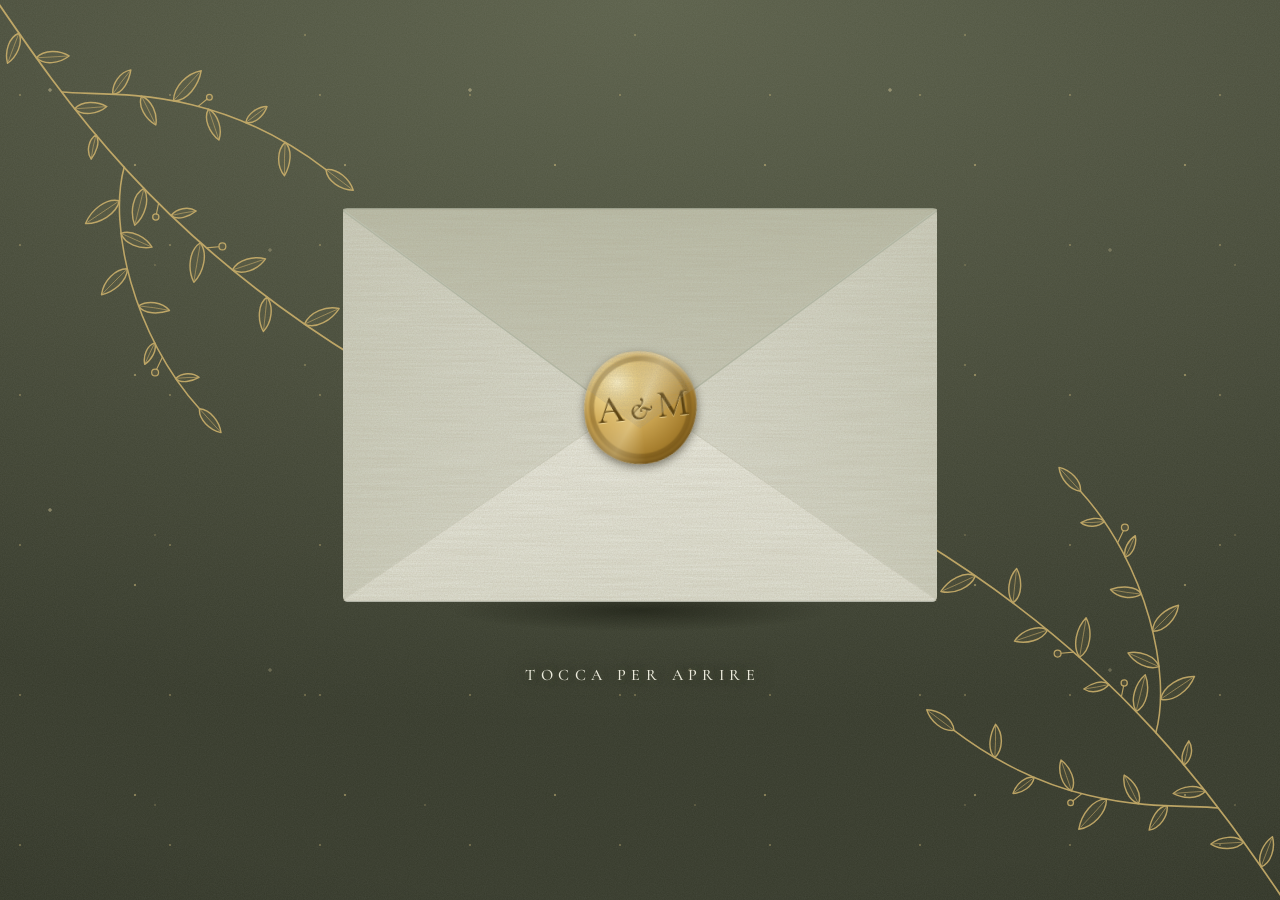
<file: invito.html>
<!DOCTYPE html>
<html lang="it">
<head>
  <meta charset="UTF-8">
  <meta name="viewport" content="width=device-width, initial-scale=1, viewport-fit=cover">
  <title>Alice &amp; Mirko · 1° giugno 2027</title>
  <meta name="description" content="Siete cordialmente invitati a celebrare il matrimonio di Alice e Mirko. Martedì 1° giugno 2027 alle 16.30.">
  <meta name="robots" content="noindex, nofollow">
  <meta name="theme-color" content="#474b39">
  <meta property="og:site_name" content="Alice &amp; Mirko">
  <meta property="og:locale" content="it_IT">
  <meta property="og:type" content="website">
  <meta property="og:url" content="https://www.alice-e-mirko.org/invito">
  <meta property="og:title" content="Alice &amp; Mirko · 1° giugno 2027">
  <meta property="og:description" content="Siete cordialmente invitati a celebrare il nostro matrimonio. Martedì 1° giugno 2027 alle 16.30, Belvedere Monferrato.">
  <meta property="og:image" content="https://www.alice-e-mirko.org/assets/img/share.jpg">
  <meta property="og:image:secure_url" content="https://www.alice-e-mirko.org/assets/img/share.jpg">
  <meta property="og:image:type" content="image/jpeg">
  <meta property="og:image:width" content="1200">
  <meta property="og:image:height" content="630">
  <meta property="og:image:alt" content="Una busta chiusa con sigillo dorato A &amp; M">
  <meta name="twitter:card" content="summary_large_image">
  <link rel="icon" href="data:image/svg+xml,%3Csvg xmlns='http://www.w3.org/2000/svg' viewBox='0 0 64 64'%3E%3Ccircle cx='32' cy='32' r='30' fill='%23747857'/%3E%3Ctext x='32' y='41' text-anchor='middle' font-family='Georgia,serif' font-style='italic' font-size='24' fill='%23f1efe0'%3EA%26amp;M%3C/text%3E%3C/svg%3E">
  <script>document.documentElement.className = 'js intro-active';</script>
  <link rel="preconnect" href="https://fonts.googleapis.com">
  <link rel="preconnect" href="https://fonts.gstatic.com" crossorigin>
  <link href="https://fonts.googleapis.com/css2?family=Cormorant+Garamond:ital,wght@0,400;0,500;0,600;1,500&amp;family=Mrs+Saint+Delafield&amp;display=swap" rel="stylesheet">
  <link rel="stylesheet" href="assets/style.css?v=26">
</head>
<body>

  <div class="glow" aria-hidden="true"></div>
  <div class="flora" aria-hidden="true"><i></i><i></i></div>
  <div class="dust" aria-hidden="true"></div>

  <div class="intro" id="intro">
    <div class="stage" id="stage">
      <div class="env-rig" id="rig">
      <div class="env-face">
      <div class="env env-under" aria-hidden="true">
        <span class="env-shadow"></span>
        <span class="env-back"></span>
        <span class="flap flap-in">
          <svg viewBox="0 0 300 111" preserveAspectRatio="none">
            <defs>
              <pattern id="liner" width="7.500" height="10" patternUnits="userSpaceOnUse"><rect width="7.500" height="10" fill="#fdfaf5"/><rect x="1.650" width="4.200" height="10" fill="#cbcdb8"/></pattern>
              <linearGradient id="gl" x1="0" y1="1" x2="0" y2="0"><stop offset="0" stop-color="#2b2e1d" stop-opacity=".28"/><stop offset=".5" stop-color="#2b2e1d" stop-opacity="0"/></linearGradient>
            </defs>
            <path d="M2 111 H298 Q301 111 298.500 109 L155 3.500 Q150 0 145 3.500 L1.500 109 Q-1 111 2 111Z" fill="#c9ccbc"/>
            <path d="M14 108 H286 L153.500 11 Q150 8.500 146.500 11Z" fill="url(#liner)"/>
            <path d="M14 108 H286 L153.500 11 Q150 8.500 146.500 11Z" fill="url(#gl)"/>
          </svg>
        </span>
      </div>
      <button class="env env-over" id="envelope" type="button" aria-label="Apri l’invito di Alice e Mirko">
        <span class="env-front-wrap" aria-hidden="true">
          <svg class="env-front" viewBox="0 0 300 198" preserveAspectRatio="none">
            <defs>
              <linearGradient id="gs" x1="0" x2="1"><stop offset="0" stop-color="#d0d3c4"/><stop offset="1" stop-color="#e1e3d8"/></linearGradient>
              <linearGradient id="gr" x1="1" x2="0"><stop offset="0" stop-color="#d0d3c4"/><stop offset="1" stop-color="#e1e3d8"/></linearGradient>
              <linearGradient id="gb" x1="0" y1="0" x2="0" y2="1"><stop offset="0" stop-color="#f1f2e9"/><stop offset="1" stop-color="#e2e4d8"/></linearGradient>
            </defs>
            <path d="M0 2 Q0 0 2 1 L150 104 L2 197 Q0 198 0 196Z" fill="url(#gs)"/>
            <path d="M300 2 Q300 0 298 1 L150 104 L298 197 Q300 198 300 196Z" fill="url(#gr)"/>
            <path d="M2 198 Q0 198 1.500 196.500 L146 97 Q150 94.500 154 97 L298.500 196.500 Q300 198 298 198Z" fill="url(#gb)" stroke="#d6d8cb" stroke-width=".6"/>
          </svg>
        </span>
        <span class="flap flap-out" aria-hidden="true">
          <svg viewBox="0 0 300 111" preserveAspectRatio="none">
            <defs><linearGradient id="gf" x1="0" y1="0" x2="0" y2="1"><stop offset="0" stop-color="#bdc1ae"/><stop offset="1" stop-color="#cdd0c1"/></linearGradient></defs>
            <path d="M2 0 H298 Q301 0 298.500 2 L155 107.500 Q150 111 145 107.500 L1.500 2 Q-1 0 2 0Z" fill="url(#gf)" stroke="#b2b6a3" stroke-width=".7"/>
          </svg>
          <span class="seal"><span class="mark"><b>A</b><i>&amp;</i><b>M</b></span></span>
        </span>
      </button>
      </div>
      <div class="env env-rear" aria-hidden="true"><span class="env-shadow"></span><span class="rear-paper"><span class="rear-mark"><span class="mark"><b>A</b><i>&amp;</i><b>M</b></span></span></span></div>
      </div>
    </div>
    <p class="hint" aria-hidden="true">Tocca per aprire</p>
  </div>

  <main class="book" id="book">
    <section class="sheet p-invite" aria-label="Invito" data-title="Invito">
      <div class="card"><div class="frame"><div class="panel"><div class="panel-in">
        <p class="lead">Siete cordialmente invitati a<br>celebrare il matrimonio di</p>
        <h1 class="names"><span>Alice</span><em>e</em><span>Mirko</span></h1>
        <p class="when"><span>Martedì</span><strong>1° Giugno</strong><span>alle 16.30</span></p>
        <p class="where">Belvedere Monferrato - Cà Molignano 1<br>Relais and Wellness, Vignale monferrato (AL)</p>
        <p class="after">Cena e musica a seguire</p>
      </div></div></div></div>
      <div class="reverse" aria-hidden="true"><div class="card"><div class="frame"><div class="panel"><span class="back-mark"><span class="mark"><b>A</b><i>&amp;</i><b>M</b></span></span></div></div></div></div>
    </section>
    <section class="sheet p-dress" aria-label="Dress code" data-title="Dress code">
      <div class="card"><div class="frame"><div class="panel"><div class="panel-in">
        <img class="flourish" src="assets/img/flourish.webp" width="297" height="113" alt="">
        <h2 class="title">Dress code</h2>
        <div class="rule " aria-hidden="true"><i></i></div>
        <h3 class="sub">Per le ragazze</h3>
        <p class="it" style="margin-top:calc(1.6 * var(--u))">Vi invitiamo a indossare abiti<br>nei seguenti toni e ispirazioni</p>
        <ul class="tones" aria-hidden="true"><li style="--c:#ecd4ac"></li><li style="--c:#c5af97"></li><li style="--c:#a9ab93"></li><li style="--c:#474315"></li><li style="--c:#613123"></li><li style="--c:#142141"></li><li style="--c:#312d2c"></li></ul>
        <p class="tone-names"><span>Beige antico</span> <span>Beige</span><br class="m"> <span class="m-start">Verde salvia</span><br class="d"> <span class="d-start">Verdone</span><br class="m"> <span class="m-start">Marrone</span> <span>Blu scuro</span> <span>Nero</span></p>
        <img class="dresses" src="assets/img/dresses.webp" width="1289" height="490" alt="Sette abiti lunghi da sera nei toni indicati: beige antico, beige, verde salvia, verdone, marrone, blu scuro e nero">
        <div class="rule rule--wide" aria-hidden="true"><i></i></div>
        <h3 class="sub">Per i ragazzi</h3>
        <p class="it" style="margin-top:calc(1.2 * var(--u))">Dress code elegante</p>
        <div class="gents">
          <img src="assets/img/suit.webp" width="341" height="426" alt="Giacca scura con camicia chiara e cravatta">
          <p class="it">Abito elegante nei toni del blu,<br>grigio, marrone e nero.<br>Camicia chiara,<br class="m"> cravatta facoltativa<br>scarpe eleganti.</p>
          <div class="gents-kit">
            <img src="assets/img/swatches.webp" width="536" height="164" alt="Campioni di tessuto blu, grigio, marrone e nero">
            <img src="assets/img/accessories.webp" width="536" height="140" alt="Scarpa elegante, cintura e orologio">
          </div>
        </div>
        <svg class="heart" viewBox="0 0 24 22" aria-hidden="true"><path d="M12 21.5C5.5 16.6 1 12.7 1 7.6 1 4 3.8 1.5 7 1.5c2 0 3.8 1 5 2.7 1.2-1.7 3-2.7 5-2.7 3.2 0 6 2.5 6 6.1 0 5.1-4.500 9-11 13.900z"/></svg>
        <p class="it">Vi ringraziamo per contribuire a rendere<br>il nostro giorno ancora più speciale.</p>
        <p class="sign"><b>ALICE &amp; MIRKO</b><span>1° giugno 2027</span></p>
      </div></div></div></div>
      <div class="reverse" aria-hidden="true"><div class="card"><div class="frame"><div class="panel"><span class="back-mark"><span class="mark"><b>A</b><i>&amp;</i><b>M</b></span></span></div></div></div></div>
    </section>
    <section class="sheet p-timeline" aria-label="Timeline" data-title="Timeline">
      <div class="card"><div class="frame"><div class="panel"><div class="panel-in">
        <img class="flourish" src="assets/img/flourish.webp" width="297" height="113" alt="">
        <h2 class="title title--wide">Timeline</h2>
        <div class="rule " aria-hidden="true"><i></i></div>
        <p class="it">Una giornata da vivere insieme</p>
        <ol class="tl">
          <li>
            <time datetime="2027-06-01T16:30"><i class="it">Ore</i><b>16.30</b></time>
            <img class="ico" src="assets/img/t1.webp" width="150" height="150" alt="">
            <div class="what"><h3>Arrivo ospiti</h3><p class="it">Accoglienza leggera con acqua di benvenuto aromatizzata.</p></div>
          </li>
          <li>
            <time datetime="2027-06-01T17:00"><i class="it">Ore</i><b>17.00</b></time>
            <img class="ico" src="assets/img/t2.webp" width="152" height="152" alt="">
            <div class="what"><h3>Cerimonia simbolica<br>all’aperto</h3><p class="it">Nell’atrio della struttura o dal gazebo. Scambio degli anelli e promesse.</p></div>
          </li>
          <li>
            <time datetime="2027-06-01T18:30"><i class="it">Ore</i><b>18.30</b></time>
            <img class="ico" src="assets/img/t3.webp" width="150" height="150" alt="">
            <div class="what"><h3>Aperitivo &amp; antipasti<br>a isole</h3><p class="it">Aperitivo a isole e inizio del sottofondo musicale.<img src="assets/img/note.webp" width="52" height="54" alt=""></p></div>
          </li>
          <li>
            <time datetime="2027-06-01T19:30"><i class="it">Ore</i><b>19.30</b></time>
            <img class="ico" src="assets/img/t4.webp" width="152" height="152" alt="">
            <div class="what"><h3>Cena servita<br>ai tavoli</h3><p class="it">Cena servita all’interno della struttura (2 portate).</p></div>
          </li>
          <li>
            <time datetime="2027-06-01T21:30"><i class="it">Ore</i><b>21.30</b></time>
            <img class="ico" src="assets/img/t5.webp" width="150" height="150" alt="">
            <div class="what"><h3>Taglio della torta&nbsp;&amp;&nbsp;ballo</h3><p class="it">Parte il DJ set e si apre l’open&nbsp;bar.<img src="assets/img/notes_cocktail.webp" width="96" height="60" alt=""></p></div>
          </li>
        </ol>
        <div class="rule rule--wide" aria-hidden="true"><i></i></div>
        <div class="rsvp">
          <img src="assets/img/envelope.webp" width="65" height="38" alt="">
          <p>Vi chiediamo gentilmente di<br>confermare la vostra presenza</p>
          <p>entro il <b>15 gennaio 2027</b></p>
        </div>
        <svg class="heart" viewBox="0 0 24 22" aria-hidden="true"><path d="M12 21.5C5.5 16.6 1 12.7 1 7.6 1 4 3.8 1.5 7 1.5c2 0 3.8 1 5 2.7 1.2-1.7 3-2.7 5-2.7 3.2 0 6 2.5 6 6.1 0 5.1-4.500 9-11 13.900z"/></svg>
        <p class="sign"><b>ALICE &amp; MIRKO</b><span>1° giugno 2027</span></p>
      </div></div></div></div>
      <div class="reverse" aria-hidden="true"><div class="card"><div class="frame"><div class="panel"><span class="back-mark"><span class="mark"><b>A</b><i>&amp;</i><b>M</b></span></span></div></div></div></div>
    </section>
    <section class="sheet p-rsvp" aria-label="Conferma" data-title="Conferma" data-umax="0.72">
      <div class="card"><div class="frame"><div class="panel"><div class="panel-in">
        <img class="flourish" src="assets/img/flourish.webp" width="297" height="113" alt="">
        <h2 class="title title--long">Ci sarete?</h2>
        <div class="rule " aria-hidden="true"><i></i></div>
        <h3 class="sub">Confermate la vostra presenza</h3>
        <p class="it">Vi chiediamo gentilmente di rispondere<br>entro il <b class="up">15 gennaio 2027</b></p>
        <div class="answers"><a class="answer answer--yes" href="https://wa.me/393480507517?text=Ciao%20Alice%21%20Confermo%20con%20gioia%20la%20mia%20presenza%20al%20vostro%20matrimonio%20del%201%C2%B0%20giugno%202027.%20Ci%20sono%21" target="_blank" rel="noopener">Ci sono</a><a class="answer " href="https://wa.me/393480507517?text=Ciao%20Alice%21%20Purtroppo%20non%20potr%C3%B2%20esserci%20al%20vostro%20matrimonio%20del%201%C2%B0%20giugno%202027.%20Vi%20penser%C3%B2%20con%20tanto%20affetto." target="_blank" rel="noopener">Non ci sono</a></div>
        <p class="it note">Si aprirà WhatsApp con il messaggio già scritto:<br>basta premere invia.</p>
        <div class="rule rule--wide" aria-hidden="true"><i></i></div>
        <h3 class="sub">Il vostro regalo</h3>
        <p class="it">La vostra presenza è il dono più bello.<br>Se desiderate farci un pensiero, potete contribuire al nostro futuro insieme:</p>
        <div class="iban"><p class="iban-box"><b class="iban-code">IT17 W036 6901 6000 6701 2115 204</b><span class="iban-holder">Intestato ad Alice Boero</span></p><button class="copy" type="button" data-copy="IT17W0366901600067012115204" data-done="IBAN copiato"><svg class="i i-copy" viewBox="0 0 24 24" aria-hidden="true"><rect x="8.5" y="8.5" width="11" height="12" rx="1.5"/><path d="M15.5 8.5V5a1.5 1.5 0 0 0-1.5-1.5H6A1.5 1.5 0 0 0 4.5 5v10A1.5 1.5 0 0 0 6 16.5h2.5"/></svg><svg class="i i-done" viewBox="0 0 24 24" aria-hidden="true"><path d="M5 12.5l4.5 4.5L19 7.5"/></svg><span>Copia IBAN</span></button></div>
        <svg class="heart" viewBox="0 0 24 22" aria-hidden="true"><path d="M12 21.5C5.5 16.6 1 12.7 1 7.6 1 4 3.8 1.5 7 1.5c2 0 3.8 1 5 2.7 1.2-1.7 3-2.7 5-2.7 3.2 0 6 2.5 6 6.1 0 5.1-4.500 9-11 13.900z"/></svg>
        <p class="sign"><b>ALICE &amp; MIRKO</b><span>1° giugno 2027</span></p>
      </div></div></div></div>
      <div class="reverse" aria-hidden="true"><div class="card"><div class="frame"><div class="panel"><span class="back-mark"><span class="mark"><b>A</b><i>&amp;</i><b>M</b></span></span></div></div></div></div>
    </section>
    <div class="verso" id="verso" aria-hidden="true"><div class="card"><div class="frame"><div class="panel"><span class="back-mark"><span class="mark"><b>A</b><i>&amp;</i><b>M</b></span></span></div></div></div></div>
  </main>

  <nav class="pager" id="pager" aria-label="Pagine dell’invito">
    <button class="pg pg-prev" type="button" aria-label="Pagina precedente"><svg viewBox="0 0 24 24" fill="none" stroke="currentColor" stroke-width="1.500" stroke-linecap="round" stroke-linejoin="round" aria-hidden="true"><path d="M14.500 5l-7 7 7 7"/></svg></button>
    <div class="pips" id="pips" aria-hidden="true"></div>
    <button class="pg pg-next" type="button" aria-label="Pagina successiva"><svg viewBox="0 0 24 24" fill="none" stroke="currentColor" stroke-width="1.500" stroke-linecap="round" stroke-linejoin="round" aria-hidden="true"><path d="M9.500 5l7 7-7 7"/></svg></button>
  </nav>
  <p class="visually-hidden" id="status" aria-live="polite"></p>

  <script src="assets/app.js?v=19"></script>
</body>
</html>
</file>
<file: assets/style.css>
/* Alice & Mirko — 1° giugno 2027 */

:root {
  --ground: #474b39;
  --ground-deep: #363a2b;
  --ground-lit: #5b604a;
  --stripe: #cbcdb8;
  --stripe-bg: #fdfaf5;
  --paper: #f7f4ed;
  --line: #858666;
  --ink: #3a3129;
  --taupe: #756a5b;
  --gold: #b9a785;
  --heart: #a39a79;
  --serif: "Cormorant Garamond", "Cormorant", Garamond, "Times New Roman", serif;
  --script: "Mrs Saint Delafield", "Snell Roundhand", "Apple Chancery", cursive;
  --grain: url("data:image/svg+xml,%3Csvg xmlns='http://www.w3.org/2000/svg' width='200' height='200'%3E%3Cfilter id='g'%3E%3CfeTurbulence type='fractalNoise' baseFrequency='.75' numOctaves='3' stitchTiles='stitch'/%3E%3CfeColorMatrix values='0 0 0 0 .36  0 0 0 0 .31  0 0 0 0 .2  0 0 0 .3 0'/%3E%3C/filter%3E%3Crect width='200' height='200' filter='url(%23g)'/%3E%3C/svg%3E"), url("data:image/svg+xml,%3Csvg xmlns='http://www.w3.org/2000/svg' width='320' height='320'%3E%3Cfilter id='f'%3E%3CfeTurbulence type='fractalNoise' baseFrequency='.012 .55' numOctaves='2' seed='4' stitchTiles='stitch'/%3E%3CfeColorMatrix values='0 0 0 0 .38  0 0 0 0 .33  0 0 0 0 .22  0 0 0 .24 -.03'/%3E%3C/filter%3E%3Crect width='320' height='320' filter='url(%23f)'/%3E%3C/svg%3E");
  --gold-foil: linear-gradient(100deg, #9c7a33 0%, #c4a153 25%, #dcc078 50%, #c4a153 75%, #9c7a33 100%);
  --ease-out: cubic-bezier(0.23, 1, 0.32, 1);
  --ease-in-out: cubic-bezier(0.77, 0, 0.175, 1);
  /* size unit for a page's contents: 1cqw is full size; pages that hold more use a smaller unit */
  --ua: 1cqw;
  --ub: 0.6cqw;
  /* readable floors for small text, as a share of the card width; images and spacing give way first */
  --fb: 2.45cqw;
  --fc: 2.05cqw;
  --card-shadow:
    0 1px 0 rgba(255, 255, 255, 0.35) inset,
    0 2px 4px rgba(20, 22, 12, 0.25),
    0 18px 40px -12px rgba(20, 22, 12, 0.55),
    0 40px 80px -30px rgba(20, 22, 12, 0.5);
}

*, *::before, *::after { box-sizing: border-box; }

html { -webkit-text-size-adjust: 100%; text-size-adjust: 100%; }
/* a fixed card, not a web page: no text selection, no long-press menus, no dragging pictures, no rubber-band scroll */
.js, .js body { height: 100%; overflow: hidden; overscroll-behavior: none; }
.js body { -webkit-user-select: none; user-select: none; -webkit-touch-callout: none; }
img, svg { -webkit-user-drag: none; }
html, body { overflow-x: hidden; overflow-x: clip; }

body {
  margin: 0;
  min-height: 100vh;
  min-height: 100svh;
  background-color: var(--ground);
  background-image:
    url("data:image/svg+xml,%3Csvg xmlns='http://www.w3.org/2000/svg' width='220' height='220'%3E%3Cfilter id='n'%3E%3CfeTurbulence type='fractalNoise' baseFrequency='.9' numOctaves='2' stitchTiles='stitch'/%3E%3CfeColorMatrix values='0 0 0 0 1  0 0 0 0 1  0 0 0 0 1  0 0 0 .07 0'/%3E%3C/filter%3E%3Crect width='220' height='220' filter='url(%23n)'/%3E%3C/svg%3E"),
    radial-gradient(150% 110% at 50% 42%, transparent 52%, rgba(14, 16, 8, 0.5) 100%),
    radial-gradient(120% 80% at 50% 0%, var(--ground-lit) 0%, var(--ground) 55%, var(--ground-deep) 100%);
  background-attachment: scroll, fixed, fixed;
  color: var(--ink);
  font-family: var(--serif);
  font-weight: 500;
  line-height: 1.35;
  -webkit-font-smoothing: antialiased;
  text-rendering: optimizeLegibility;
  font-variant-numeric: lining-nums;
  font-feature-settings: "lnum" 1;
}

img { display: block; max-width: 100%; height: auto; }

.visually-hidden {
  position: absolute; width: 1px; height: 1px; margin: -1px; padding: 0;
  overflow: hidden; clip: rect(0 0 0 0); white-space: nowrap; border: 0;
}

/* ───────────────────────── Invitation pages ───────────────────────── */

.book {
  position: relative;
  z-index: 1;
  display: flex;
  flex-direction: column;
  align-items: center;
  gap: clamp(28px, 6vw, 64px);
  padding: clamp(20px, 5vw, 64px) 0 clamp(40px, 8vw, 96px);
}

.sheet {
  --u: var(--ub);
  position: relative;
  width: var(--pw, min(94vw, 660px));
  container-type: inline-size;
}

/* The same striped card, frame and paper on every page */
.card {
  padding: 5cqw 4.2cqw;
  background:
    var(--grain),
    repeating-linear-gradient(90deg,
      var(--stripe-bg) 0 0.55cqw,
      var(--stripe) 0.55cqw 1.95cqw,
      var(--stripe-bg) 1.95cqw 2.5cqw);
  box-shadow: var(--card-shadow);
  aspect-ratio: 1603 / 2260;   /* the printed card */
}

.frame, .frame::before, .frame::after, .panel {
  --R: calc(var(--r) + var(--o));
  --cut: #0000 var(--R), #000 calc(var(--R) + 0.6px);
  --m:
    radial-gradient(circle at calc(-1 * var(--o)) calc(-1 * var(--o)), var(--cut)),
    radial-gradient(circle at calc(100% + var(--o)) calc(-1 * var(--o)), var(--cut)),
    radial-gradient(circle at calc(-1 * var(--o)) calc(100% + var(--o)), var(--cut)),
    radial-gradient(circle at calc(100% + var(--o)) calc(100% + var(--o)), var(--cut));
  -webkit-mask-image: var(--m);
  -webkit-mask-repeat: no-repeat;
  -webkit-mask-composite: source-in;
  mask-image: var(--m);
  mask-repeat: no-repeat;
  mask-composite: intersect;
}

.frame {
  --r: 2.3cqw;
  --w: max(1.5px, 0.42cqw);
  --g: 1.7cqw;
  --o: 0px;
  position: relative;
  padding: calc(var(--w) * 2 + var(--g));
  background: var(--line);
}
.frame::before, .frame::after { content: ""; position: absolute; }
.frame::before { --o: var(--w); inset: var(--w); background: var(--grain), var(--paper); }
.frame::after { --o: calc(var(--w) + var(--g)); inset: calc(var(--w) + var(--g)); background: var(--line); }

.panel {
  --o: calc(var(--w) * 2 + var(--g));
  position: relative;
  z-index: 1;
  background: var(--grain), var(--paper);
  padding: calc(8 * var(--u)) calc(3.8 * var(--u)) calc(7.5 * var(--u));
  text-align: center;
}

.panel p, .panel h1, .panel h2, .panel h3 { margin: 0; font-weight: 500; text-wrap: balance; }

/* shared pieces */
.flourish { width: calc(22 * var(--u)); margin: 0 auto; }

.title {
  margin-top: calc(3.2 * var(--u)) !important;
  font-size: max(calc(var(--fb) * 2.1), calc(7.4 * var(--u)));
  font-weight: 500;
  letter-spacing: 0.2em;
  margin-right: -0.2em !important;
  line-height: 1.1;
  text-transform: uppercase;
}
.title--wide { letter-spacing: 0.32em; margin-right: -0.32em !important; }
.title--long { font-size: max(calc(var(--fb) * 1.8), calc(6.1 * var(--u))); letter-spacing: 0.12em; margin-right: -0.12em !important; }

.rule {
  display: flex; align-items: center; justify-content: center;
  width: 38%; margin: calc(2.6 * var(--u)) auto; color: var(--gold);
}
.rule::before, .rule::after { content: ""; flex: 1; height: 1px; background: currentColor; }
.rule i {
  width: 6px; height: 6px; margin: 0 5px; transform: rotate(45deg);
  border: 1px solid currentColor;
}
.rule--wide { width: 50%; }

.sub {
  font-size: max(var(--fc), calc(3.7 * var(--u)));
  letter-spacing: 0.17em; margin-right: -0.17em !important;
  text-transform: uppercase;
}
.it {
  font-style: italic;
  font-size: max(var(--fb), calc(2.85 * var(--u)));
  letter-spacing: 0.035em;
  line-height: 1.5;
  color: #4a4037;
}
.heart { width: calc(3.2 * var(--u)); margin: calc(2.6 * var(--u)) auto calc(2.2 * var(--u)); fill: var(--heart); display: block; }

.panel .sign { margin-top: calc(3.2 * var(--u)); }
.sign b {
  display: block; font-weight: 500;
  font-size: max(calc(var(--fb) * 1.45), calc(4.2 * var(--u)));
  letter-spacing: 0.22em; margin-right: -0.22em;
}
.sign span {
  display: block; margin-top: 0.6em;
  font-size: max(var(--fc), calc(2.15 * var(--u)));
  letter-spacing: 0.26em; margin-right: -0.26em;
  text-transform: uppercase;
}

/* ── Page 1: the invitation ── */
.p-invite { --u: var(--ua); }
.p-invite .panel { padding-top: calc(11 * var(--u)); padding-bottom: calc(12 * var(--u)); color: var(--taupe); }
.p-invite .lead { font-size: calc(3.4 * var(--u)); font-weight: 600; line-height: 1.3; letter-spacing: 0.01em; }
.names { margin: calc(9.5 * var(--u)) 0 0 !important; line-height: 1; color: #766b5c; }
.names span {
  display: block;
  font-size: calc(15.2 * var(--u));
  font-weight: 400;
  letter-spacing: 0.09em; margin-right: -0.09em;
  text-transform: uppercase;
}
.names em {
  display: block;
  font-family: var(--script); font-style: normal; font-weight: 400;
  font-size: calc(14.5 * var(--u));
  line-height: 0.62;
  margin: calc(1.6 * var(--u)) 0 calc(0.4 * var(--u));
}
.when { margin-top: calc(12 * var(--u)) !important; text-transform: uppercase; line-height: 1.15; }
.when span { display: block; font-size: calc(4.7 * var(--u)); letter-spacing: 0.14em; margin-right: -0.14em; }
.when strong {
  display: block; font-weight: 400;
  font-size: calc(8.3 * var(--u));
  letter-spacing: 0.08em; margin: 0.12em -0.08em 0.12em 0;
}
.where { margin-top: calc(9 * var(--u)) !important; font-size: calc(2.9 * var(--u)); font-weight: 600; line-height: 1.45; }
.after {
  margin-top: calc(4.5 * var(--u)) !important;
  font-family: var(--script);
  font-size: calc(6.6 * var(--u));
  line-height: 1;
}

/* ── Page 2: dress code ── */
.tones { display: flex; justify-content: space-between; gap: calc(2.2 * var(--u)); width: 80%; margin: calc(3 * var(--u)) auto 0; padding: 0; list-style: none; }
.tones li { flex: 1; aspect-ratio: 1; border-radius: 50%; background: var(--c); }
.tone-names {
  margin-top: calc(3.6 * var(--u)) !important;
  font-size: max(var(--fc), calc(2.4 * var(--u)));
  letter-spacing: 0.13em;
  line-height: 1.75;
  text-transform: uppercase;
}
.tone-names span { white-space: nowrap; }
.tone-names span:not(:first-child)::before { content: "•"; margin: 0 0.75em 0 0.6em; }
.tone-names span.d-start::before { content: none; }
.tone-names br.m { display: none; }
.dresses { width: 90%; margin: calc(2 * var(--u)) auto 0; }
.gents { margin: calc(3 * var(--u)) 0 0; display: grid; grid-template-columns: 24% 1fr 24%; align-items: center; gap: calc(2.4 * var(--u)); }   /* equal side columns keep the text centred */
.gents .it { font-size: max(var(--fb), calc(2.85 * var(--u))); letter-spacing: 0.02em; }
.gents-kit { display: grid; gap: calc(3 * var(--u)); }
.gents br.m { display: none; }

/* ── Page 3: timeline ── */
.tl {
  --ic: max(calc(16.5 * var(--u)), calc(var(--fb) * 4.3));
  --tc: max(calc(14.5 * var(--u)), calc(var(--fb) * 4.2));
  --cg: calc(3 * var(--u));
  --gap: calc(7.2 * var(--u));
  width: fit-content; margin: calc(6 * var(--u)) auto 0; padding: 0; list-style: none;   /* the block is centred as a whole */
  display: grid; row-gap: var(--gap);
  text-align: left;
}
.tl li {
  position: relative;
  display: grid; grid-template-columns: var(--tc) var(--ic) max(calc(37 * var(--u)), calc(var(--fb) * 15.5));
  column-gap: var(--cg);
}
.tl li:not(:last-child)::before {
  content: ""; position: absolute; width: 1px; background: var(--gold);
  left: calc(var(--tc) + var(--cg) + var(--ic) / 2);
  top: calc(var(--ic) - 1px);
  bottom: calc(-1 * var(--gap) - 1px);
}
.tl li:not(:last-child)::after {
  content: ""; position: absolute; width: 7px; height: 7px; background: var(--gold);
  left: calc(var(--tc) + var(--cg) + var(--ic) / 2 + 0.5px);
  top: calc(50% + (var(--gap) + var(--ic)) / 2);
  transform: translate(-50%, -50%) rotate(45deg);
}
.tl time { height: var(--ic); display: flex; flex-direction: column; justify-content: center; align-items: center; line-height: 1; }
.tl time i { font-size: max(var(--fb), calc(2.9 * var(--u))); letter-spacing: 0.04em; }
.tl time b { margin-top: 0.22em; font-weight: 500; font-size: max(calc(var(--fb) * 1.85), calc(5.7 * var(--u))); letter-spacing: 0.04em; }
.tl img.ico {
  width: var(--ic); height: var(--ic);
  padding: calc(var(--ic) * 0.034);
  border: 1px solid var(--gold); border-radius: 50%;
}
.tl .what { min-height: var(--ic); display: flex; flex-direction: column; justify-content: center; padding-left: calc(1.2 * var(--u)); }
.tl h3 {
  font-size: max(var(--fc), calc(3.1 * var(--u)));
  letter-spacing: 0.1em; line-height: 1.3;
  text-wrap: wrap !important;
  text-transform: uppercase;
}
.tl .it { margin-top: 0.3em !important; font-size: max(var(--fb), calc(2.95 * var(--u))); line-height: 1.42; text-wrap: pretty; }
.tl .it img { display: inline-block; height: 1.35em; width: auto; vertical-align: -0.28em; margin-left: 0.45em; }
.p-timeline .panel { padding-left: calc(4 * var(--u)); padding-right: calc(4 * var(--u)); }

.rsvp { margin-top: calc(1 * var(--u)); }
.rsvp img { width: calc(4.6 * var(--u)); margin: 0 auto calc(1.6 * var(--u)); }
.rsvp p { font-size: max(var(--fc), calc(2.75 * var(--u))); letter-spacing: 0.2em; line-height: 1.6; text-transform: uppercase; }
.rsvp p + p { font-style: italic; letter-spacing: 0.1em; text-transform: none; font-size: max(var(--fb), calc(3.1 * var(--u))); }
.rsvp p + p b { font-weight: 500; text-transform: uppercase; }
.p-timeline .heart { margin: calc(2.4 * var(--u)) auto calc(2.2 * var(--u)); }
.p-timeline .panel .sign { margin-top: 0; }

/* ── Page 4: the special invitation ── */
.p-special .it + .it { margin-top: calc(2.2 * var(--u)) !important; }
.p-special .sub + .it { margin-top: calc(1.4 * var(--u)) !important; }
.bed { width: 76%; margin: calc(2.6 * var(--u)) auto calc(2.2 * var(--u)); }
.big {
  margin: calc(1 * var(--u)) 0 calc(0.8 * var(--u)) !important;
  font-size: max(var(--fc), calc(3.9 * var(--u)));
  letter-spacing: 0.15em; margin-right: -0.15em !important;
  text-transform: uppercase;
}
.items { width: 84%; margin: calc(2.2 * var(--u)) auto calc(1.8 * var(--u)); }

/* ── Last page: RSVP ── */
.p-rsvp .up { font-style: normal; text-transform: uppercase; letter-spacing: 0.1em; }
.p-rsvp .sub + .it { margin-top: calc(2.4 * var(--u)) !important; }
.answers {
  display: grid; gap: calc(3 * var(--u));
  width: min(100%, max(268px, calc(70 * var(--u))));
  margin: calc(7 * var(--u)) auto calc(5 * var(--u));
}
.answer {
  display: flex; align-items: center; justify-content: center;
  min-height: max(46px, calc(10.5 * var(--u)));
  padding: 0.5em 1em 0.5em 1.2em;
  border: 1px solid var(--line);
  color: var(--ink); text-decoration: none; text-align: center;
  font-size: max(11px, calc(3 * var(--u)));
  letter-spacing: 0.16em; line-height: 1.35; text-transform: uppercase;
  -webkit-tap-highlight-color: transparent;
  transition: background-color 200ms ease, transform 160ms ease-out;
}
.answer--yes { background: var(--ground); border-color: var(--ground); color: var(--paper); }
.answer:active { transform: scale(0.97); }
.answer:focus-visible { outline: 2px solid var(--ink); outline-offset: 3px; }
@media (hover: hover) and (pointer: fine) {
  .answer:hover { background-color: rgba(133, 134, 102, 0.14); }
  .answer--yes:hover { background-color: var(--ground-deep); }
}
.p-rsvp .note { opacity: 0.85; }
/* bank details for guests who wish to give */
.iban { margin-top: calc(3 * var(--u)) !important; display: grid; justify-items: center; gap: calc(2.2 * var(--u)); }
.iban-box {
  margin: 0; display: grid; justify-items: center; gap: calc(1.2 * var(--u));
  padding: calc(2.4 * var(--u)) calc(4.5 * var(--u));
  border: 1px solid rgba(185, 167, 133, 0.7); background: rgba(255, 255, 255, 0.32);
}
.iban-code { font-weight: 500; font-size: max(12px, calc(3.4 * var(--u))); letter-spacing: 0.08em; word-spacing: 0.1em; }
.iban-holder { font-size: max(var(--fc), calc(2.6 * var(--u))); letter-spacing: 0.12em; text-transform: uppercase; }
.iban-empty { opacity: 0.5; font-style: italic; letter-spacing: 0.06em; text-transform: none; }
.copy {
  display: inline-flex; align-items: center; justify-content: center; gap: 0.7em;
  min-height: max(44px, calc(10 * var(--u))); min-width: 13em; padding: 0 1.5em 0 1.3em;
  border: 1px solid var(--ground); background: var(--ground); color: var(--paper);
  font: inherit; font-size: max(11px, calc(2.9 * var(--u))); letter-spacing: 0.16em; text-transform: uppercase;
  cursor: pointer; -webkit-tap-highlight-color: transparent;
  transition: background-color 200ms ease, border-color 200ms ease, color 200ms ease, transform 160ms ease-out;
}
.copy .i { width: 1.45em; height: 1.45em; flex: none; fill: none; stroke: currentColor; stroke-width: 1.5; stroke-linecap: round; stroke-linejoin: round; }
.copy .i-done, .copy.copied .i-copy { display: none; }
.copy.copied .i-done { display: block; }
.copy.copied { background: var(--paper); border-color: var(--gold); color: var(--ink); }   /* clearly says it worked */
.copy:active { transform: scale(0.97); }
.copy:focus-visible { outline: 2px solid var(--ink); outline-offset: 3px; }
@media (hover: hover) and (pointer: fine) { .copy:not(.copied):hover { background-color: var(--ground-deep); } }

/* ───────────────────────── Pamphlet ───────────────────────── */

.pager, .glow { display: none; }

.js .glow {
  display: block; position: fixed; inset: 0; z-index: 0; pointer-events: none;
  background: radial-gradient(62% 46% at 50% 44%, rgba(222, 219, 180, 0.2), transparent 72%);
  opacity: 0; transition: opacity 1.8s ease;
}
.js.lit .glow { opacity: 1; }

.js .book {
  --pt: calc(10px + env(safe-area-inset-top));
  --pb: calc(80px + env(safe-area-inset-bottom));
  justify-content: center; gap: 0;
  min-height: 100vh; min-height: 100svh;
  padding: var(--pt) 0 var(--pb);
  touch-action: pan-y pinch-zoom;
}
.js.zoomed .book { touch-action: auto; }   /* zoomed in to read: one finger pans, it does not turn pages */
@media (min-width: 860px) { .js .book { --pt: 26px; --pb: 58px; } }

.js .sheet { display: none; }
.js .sheet.is-active { display: block; }
.js .sheet.is-leaving { display: block; position: fixed; margin: 0 !important; z-index: 2; }
.js .sheet.is-mover { z-index: 3; will-change: transform, opacity; }
.js .sheet.is-under { will-change: transform; }
.js .sheet::after {
  content: ""; position: absolute; inset: 0; z-index: 4; pointer-events: none;
  background: #15170c; opacity: var(--shade, 0);
}
.reverse, .verso { display: none; }
.js .reverse { display: block; position: absolute; inset: 0; visibility: hidden; transform: scaleX(-1); }
.js .sheet.flipped > .card { visibility: hidden; }
.js .sheet.flipped > .reverse { visibility: visible; }
.js .reverse .panel, .js .verso .panel { padding: 0; align-items: center; }
.back-mark { font-size: 8.5cqw; }
.back-mark .mark {
  background: var(--gold-foil);
  -webkit-background-clip: text; background-clip: text; color: transparent;
}
.back-mark .mark b { font-weight: 400; }
/* the fold of the spine, on the inside of each page */
.reverse::after, .verso::after {
  content: ""; position: absolute; inset: 0; pointer-events: none;
  background: linear-gradient(to left, rgba(40, 38, 24, 0.22), rgba(40, 38, 24, 0.06) 5%, transparent 12%);
}
.js.opened .sheet.is-active::before,
.strip .sheet:not(.flipped)::before {
  content: ""; position: absolute; inset: 0; z-index: 3; pointer-events: none;
  background: linear-gradient(to right, rgba(40, 38, 24, 0.2), rgba(40, 38, 24, 0.05) 5%, transparent 11%);
}
/* open pamphlet on a wide screen: the turned pages lie on the left, blank side up */
.js.opened .sheet { margin-left: var(--shift, 0px); }
.js .verso {
  position: absolute; z-index: 0;
  left: calc(50% - var(--pw) * 1.5 + var(--shift, 0px) / 2);
  top: calc(50% + (var(--pt) - var(--pb)) / 2 - var(--ph) / 2);
  width: var(--pw); height: var(--ph);
  container-type: inline-size;
  cursor: pointer;
}
.js.opened .verso:not(.off) { display: block; }
.js .sheet.is-bent { visibility: hidden; }
.bend { position: fixed; z-index: 3; pointer-events: none; }
.strip { position: absolute; top: 0; height: 100%; overflow: hidden; will-change: transform; }
.strip .sheet { display: block !important; position: absolute !important; top: 0; margin: 0 !important; }
/* shading runs smoothly from one strip into the next, so the curve reads as one surface */
.strip::after { content: ""; position: absolute; inset: 0; pointer-events: none; background: linear-gradient(to right, rgba(29, 31, 18, var(--s0, 0)), rgba(29, 31, 18, var(--s1, 0))); }

/* every page is the same canvas; the card fills it and its contents are sized to fit (see --u) */
.js .sheet { height: var(--ph); }
.js .card { height: 100%; aspect-ratio: auto; display: flex; flex-direction: column; }
.js .frame, .js .panel { min-height: 0; }
.js .frame { flex: 1; display: flex; flex-direction: column; }
.js .panel { flex: 1; display: flex; flex-direction: column; justify-content: center; }
/* the title page spreads its lines over whatever height the sheet has */
.js .p-invite .panel { padding-top: calc(5 * var(--u)); padding-bottom: calc(5 * var(--u)); }
.js .p-invite .panel-in { flex: 1; display: flex; flex-direction: column; justify-content: space-evenly; }
.js .p-invite .names { margin-top: calc(6 * var(--u)) !important; }
.js .p-invite .when { margin-top: calc(7 * var(--u)) !important; }
.js .p-invite .where { margin-top: calc(6 * var(--u)) !important; }
.js .p-invite .after { margin-top: calc(3.5 * var(--u)) !important; }

.js.measuring .sheet { display: block !important; position: absolute !important; left: 0; top: 0; visibility: hidden !important; }
.js.intro-active, .js.intro-active body { overflow: hidden; }
.js.intro-active .book { visibility: hidden; }

/* arrows + page marks */
.js .pager {
  position: fixed; z-index: 10; left: 0; right: 0;
  bottom: calc(14px + env(safe-area-inset-bottom));
  display: flex; align-items: center; justify-content: center; gap: 12px;
  pointer-events: none; visibility: hidden;
  opacity: 0; transform: translateY(14px);
  transition: opacity 0.5s ease, transform 0.7s var(--ease-out), visibility 0s linear 0.7s;
}
.js.is-open .pager { visibility: visible; opacity: 1; transform: none; transition-delay: 0.15s, 0.15s, 0s; }

.pg, .pips {
  background: rgba(44, 47, 33, 0.74);
  border: 1px solid rgba(214, 186, 120, 0.32);
  -webkit-backdrop-filter: blur(10px) saturate(1.2); backdrop-filter: blur(10px) saturate(1.2);
  box-shadow: 0 6px 18px -6px rgba(15, 17, 8, 0.6);
}
.pg {
  pointer-events: auto;
  width: 50px; height: 50px; padding: 0; border-radius: 50%;
  display: grid; place-items: center;
  color: var(--paper); font: inherit; cursor: pointer;
  -webkit-tap-highlight-color: transparent;
  touch-action: manipulation;
  transition: transform 160ms ease-out, background-color 200ms ease, opacity 250ms ease;
}
.pg svg { width: 22px; height: 22px; display: block; transition: transform 200ms var(--ease-out); }
.pg:active { transform: scale(0.94); }
.pg[aria-disabled="true"] { opacity: 0.32; cursor: default; }
.pg[aria-disabled="true"]:active { transform: none; }
.pg:focus-visible { outline: 2px solid var(--paper); outline-offset: 3px; }
@media (hover: hover) and (pointer: fine) {
  .pg:not([aria-disabled="true"]):hover { background-color: rgba(62, 66, 48, 0.9); }
  .pg-next:not([aria-disabled="true"]):hover svg { transform: translateX(2px); }
  .pg-prev:not([aria-disabled="true"]):hover svg { transform: translateX(-2px); }
}
.pips { display: flex; align-items: center; gap: 11px; height: 34px; padding: 0 16px; border-radius: 17px; }
.pips i {
  width: 7px; height: 7px; transform: rotate(45deg);
  border: 1px solid rgba(247, 244, 237, 0.75);
  transition: background-color 300ms ease, transform 300ms var(--ease-out);
}
.pips i.on { background: var(--gold-foil); border-color: #e3c77f; transform: rotate(45deg) scale(1.25); }

.js.is-open .pg-next.nudge svg { animation: nudge 1.5s var(--ease-in-out) 1.1s 3; }
@keyframes nudge { 0%, 100% { transform: none; } 45% { transform: translateX(4px); } }

@media (min-width: 860px) {
  .js .pager { bottom: 14px; }
  .pg { position: fixed; top: 50%; width: 56px; height: 56px; margin-top: -28px; }
  .pg-prev { left: calc(50% - var(--pw, 660px) / 2 - 84px); }
  .pg-next { right: calc(50% - var(--pw, 660px) / 2 - 84px); }
  .js.spread .pg-prev { left: calc(50% - var(--pw) - 84px); }
  .js.spread .pg-next { right: calc(50% - var(--pw) - 84px); }
}

/* the music switch, bottom-right, only on the page that has music */
.sound {
  position: fixed; z-index: 11; right: calc(14px + env(safe-area-inset-right)); bottom: calc(19px + env(safe-area-inset-bottom));
  width: 40px; height: 40px; padding: 0; border-radius: 50%;
  display: grid; place-items: center; color: var(--paper); cursor: pointer;
  background: rgba(44, 47, 33, 0.74); border: 1px solid rgba(214, 186, 120, 0.32);
  -webkit-backdrop-filter: blur(10px) saturate(1.2); backdrop-filter: blur(10px) saturate(1.2);
  box-shadow: 0 6px 18px -6px rgba(15, 17, 8, 0.6);
  -webkit-tap-highlight-color: transparent; touch-action: manipulation;
  opacity: 0; visibility: hidden; transition: opacity 0.5s ease, visibility 0s linear 0.5s, transform 160ms ease-out;
}
.js.is-open .sound:not([hidden]) { opacity: 1; visibility: visible; transition-delay: 0.15s, 0s, 0s; }
.sound svg { width: 20px; height: 20px; fill: none; stroke: currentColor; stroke-width: 1.5; stroke-linecap: round; stroke-linejoin: round; }
.sound .off, .sound[aria-pressed="true"] .on { display: none; }
.sound[aria-pressed="true"] .off { display: inline; }
.sound:active { transform: scale(0.94); }
.sound:focus-visible { outline: 2px solid var(--paper); outline-offset: 3px; }
@media (min-width: 860px) { .sound { bottom: 16px; right: 18px; } }
@media (max-width: 380px) { .js .pager { gap: 8px; } .sound { right: calc(9px + env(safe-area-inset-right)); } }   /* keeps clear of the next arrow on small phones */

/* gold sprigs, drawn in line, in two opposite corners of the ground */
.flora { display: none; }
.js .flora { display: block; position: fixed; inset: 0; z-index: 0; pointer-events: none; overflow: hidden; }
.flora i {
  /* as large as the corner allows without ever reaching the line of text under the envelope:
     either short enough to stay below it, or narrow enough to stay beside it */
  --size: min(36vmax, 460px, max(55vh - 0.33 * min(86vw, 620px, 66vh) - 96px, 50vw - 150px));
  position: absolute; width: max(120px, var(--size)); aspect-ratio: 1;
  background: url("img/flora-sprig-gold.svg?v=2") center / contain no-repeat;
  opacity: 0.85;
}
.flora i:nth-child(1) { left: -1.5vmax; top: -1.5vmax; transform: scaleY(-1); }
.flora i:nth-child(2) { right: -1.5vmax; bottom: -1.5vmax; transform: scaleX(-1); }

/* gold dust drifting over the ground */
.dust { display: none; }
.js .dust { display: block; position: fixed; inset: 0; z-index: 0; pointer-events: none; overflow: hidden; }
.dust::before, .dust::after {
  content: ""; position: absolute; left: 0; right: 0; top: 0; height: calc(100% + 420px);
  background-image:
    radial-gradient(circle, rgba(240, 214, 140, 0.75) 0 1.1px, transparent 1.6px),
    radial-gradient(circle, rgba(240, 214, 140, 0.5) 0 0.8px, transparent 1.3px),
    radial-gradient(circle, rgba(255, 236, 180, 0.65) 0 1.4px, transparent 2px);
  background-size: 210px 210px, 150px 150px, 420px 420px;
  background-position: 30px 60px, 95px 20px, 260px 300px;
  opacity: 0.55;
  animation: drift 70s linear infinite, twinkle 6s ease-in-out infinite;
}
.dust::after { background-size: 330px 330px, 270px 270px, 420px 420px; background-position: 140px 200px, 20px 130px, 60px 40px; opacity: 0.35; animation-duration: 110s, 9s; animation-delay: -30s, -3s; }
@keyframes drift { to { transform: translateY(-420px); } }
@keyframes twinkle { 0%, 100% { opacity: 0.55; } 50% { opacity: 0.25; } }

/* ───────────────────────── Envelope intro ───────────────────────── */

.intro { display: none; }

.js .intro {
  --ew: min(86vw, 620px, 66vh);
  --ew: min(86vw, 620px, 66svh);
  --eh: calc(var(--ew) * 0.66);
  --ecy: 45%;
  display: block; position: fixed; inset: 0; z-index: 20;
  overflow: hidden; touch-action: none;
  transition: opacity 0.35s ease;
}
.stage { position: absolute; inset: 0; animation: float 5.6s ease-in-out 1.4s infinite; perspective: 1300px; perspective-origin: 50% var(--ecy); cursor: grab; }
.stage.grabbing { cursor: grabbing; }
.env-rig { position: absolute; inset: 0; transform-origin: 50% var(--ecy); will-change: transform; }
.env-face { position: absolute; inset: 0; isolation: isolate; animation: arrive 1.2s var(--ease-out) backwards; }   /* fades in as one piece, so the lining never shows through */
.env-rear {
  isolation: isolate;
  transform: rotateY(180deg);
  visibility: hidden;     /* the script shows whichever side faces the guest; never both */
}
.rear-paper {
  position: absolute; inset: 0; border-radius: 1.2% / 1.8%;
  display: grid; place-items: center;
  background: var(--grain), linear-gradient(160deg, #eef0e6, #dcdfd1);
  box-shadow: inset 0 1px 0 rgba(255, 255, 255, 0.6), 0 2px 5px rgba(20, 22, 12, 0.28);
}
.rear-paper::before {
  content: ""; position: absolute; inset: 7% 5%;
  border: 1px solid rgba(176, 140, 64, 0.55);
  outline: 1px solid rgba(176, 140, 64, 0.28); outline-offset: calc(var(--ew) * 0.008);
}
.rear-mark { font-size: calc(var(--ew) * 0.075); }
/* A & M as a monogram: both letters get equal-width columns, so the ampersand sits dead centre */
.mark { display: inline-grid; grid-template-columns: 1fr auto 1fr; align-items: baseline; column-gap: 0.14em; line-height: 1; font-style: normal; }
.mark b { font-weight: 500; }
.mark b:first-child { justify-self: end; }
.mark b:last-child { justify-self: start; }
.mark i { font-style: italic; font-weight: 500; font-size: 0.8em; }
.rear-mark .mark {
  background: var(--gold-foil);
  -webkit-background-clip: text; background-clip: text; color: transparent;
}
.s-open .env-rear { display: none; }
@keyframes float { 0%, 100% { transform: translateY(0); } 50% { transform: translateY(-7px); } }
@keyframes arrive { from { opacity: 0; transform: translateY(34px) scale(0.96); } }

.env {
  position: absolute; left: 50%; top: var(--ecy);
  width: var(--ew); height: var(--eh);
  margin: calc(var(--eh) / -2) 0 0 calc(var(--ew) / -2);
  perspective: calc(var(--ew) * 2.4);
  transition: transform 0.9s var(--ease-in-out), opacity 0.55s ease 0.3s;
}
.env-under { z-index: 1; }
.env-back::after, .env-front-wrap::after, .flap-out::after { content: ""; position: absolute; inset: 0; pointer-events: none; background: var(--grain); }
.env-back { overflow: hidden; }
.flap-out::after { clip-path: polygon(0 0, 100% 0, 50% 100%); }
.env-front-wrap::after { clip-path: polygon(0 0, 50% 52%, 100% 0, 100% 100%, 0 100%); }
.env-over {
  z-index: 3; padding: 0; border: 0; background: none; color: inherit; font: inherit;
  cursor: pointer; -webkit-tap-highlight-color: transparent;
}
.env-over:focus-visible { outline: 2px solid var(--paper); outline-offset: 14px; border-radius: 4px; }

.env-shadow {
  position: absolute; left: 5%; right: 5%; bottom: -10%; height: 15%;
  background: radial-gradient(50% 50% at 50% 50%, rgba(15, 17, 8, 0.5), rgba(15, 17, 8, 0.22) 38%, rgba(15, 17, 8, 0) 70%);
  transition: opacity 0.5s ease;
}
.env-back {
  position: absolute; inset: 0; border-radius: 1.2% / 1.8%;
  background:
    linear-gradient(180deg, rgba(38, 41, 26, 0.5), rgba(38, 41, 26, 0.12) 45%, rgba(38, 41, 26, 0.3)),
    repeating-linear-gradient(90deg,
      var(--stripe-bg) 0 calc(var(--ew) * 0.0055),
      var(--stripe) calc(var(--ew) * 0.0055) calc(var(--ew) * 0.0195),
      var(--stripe-bg) calc(var(--ew) * 0.0195) calc(var(--ew) * 0.025));
  box-shadow: inset 0 0 0 calc(var(--ew) * 0.012) #c9ccbc;
}
.env-front-wrap { position: absolute; inset: 0; }
.env-front { width: 100%; height: 100%; display: block; overflow: visible; }

.flap {
  position: absolute; left: 0; width: 100%; height: 56%;
  backface-visibility: hidden; -webkit-backface-visibility: hidden;
  transition: transform 0.74s cubic-bezier(0.6, 0, 0.3, 1) 0.12s;
}
.flap svg { width: 100%; height: 100%; display: block; overflow: visible; }
.flap-out { top: 0; transform-origin: 50% 0; }
.flap-in { bottom: 100%; transform-origin: 50% 100%; transform: rotateX(-180deg); visibility: hidden; }

.seal {
  position: absolute; left: 50%; top: 100%;
  width: calc(var(--ew) * 0.19); height: calc(var(--ew) * 0.19);
  margin: calc(var(--ew) * -0.13) 0 0 calc(var(--ew) * -0.095);
  transform: rotate(-6deg);
  display: grid; place-items: center;
  overflow: hidden;
  border-radius: 47% 53% 50% 50% / 52% 48% 53% 47%;
  background:
    radial-gradient(circle at 50% 50%, transparent 0 57%, rgba(90, 62, 12, 0.35) 59% 63%, transparent 66%),
    radial-gradient(circle at 32% 26%, #fff4c9 0, #ecd28a 16%, #cfa956 40%, #a57d2d 68%, #6f531a 100%);
  box-shadow:
    inset 0 -3px 7px rgba(70, 46, 8, 0.55),
    inset 0 2px 3px rgba(255, 246, 214, 0.7),
    0 3px 8px rgba(25, 20, 5, 0.5);
  color: #5d4411;
  font-weight: 500;
  font-size: calc(var(--ew) * 0.064);
  text-shadow: 0 1px 0 rgba(255, 238, 186, 0.65), 0 -1px 0 rgba(70, 48, 8, 0.35);
  transition: transform 140ms ease-out;
}
.seal::before, .seal::after { content: ""; position: absolute; inset: 0; border-radius: inherit; pointer-events: none; }
/* sheen that follows the turn of the envelope */
.seal::before {
  background: conic-gradient(from calc(var(--tilt, 0) * 720deg),
    rgba(255, 246, 210, 0) 0deg, rgba(255, 246, 210, 0.42) 30deg, rgba(255, 246, 210, 0) 75deg,
    rgba(255, 246, 210, 0) 180deg, rgba(255, 246, 210, 0.3) 215deg, rgba(255, 246, 210, 0) 260deg);
}
/* and a slow glint across it */
.seal::after {
  background: linear-gradient(115deg, rgba(255, 252, 232, 0) 38%, rgba(255, 252, 232, 0.6) 50%, rgba(255, 252, 232, 0) 62%);
  background-size: 300% 100%;
  animation: glint 4.2s ease-in-out 1.6s infinite;
}
@keyframes glint { 0% { background-position: 120% 0; } 45%, 100% { background-position: -20% 0; } }
.seal .mark { position: relative; z-index: 1; }
.env-over:active .seal, .s-open .seal { transform: rotate(-6deg) scale(0.94); }

.hint {
  position: absolute; left: 0; right: 0;
  top: calc(var(--ecy) + var(--eh) / 2 + clamp(36px, 8vh, 64px));
  margin: 0; padding-left: 0.34em;
  text-align: center; color: #ecebdc;
  text-shadow: 0 0 6px var(--ground), 0 0 14px var(--ground), 0 0 22px var(--ground);
  font-size: clamp(13px, 1.5vw, 16px);
  letter-spacing: 0.34em;
  text-transform: uppercase;
  animation: arrive 1.2s var(--ease-out) 0.7s backwards, breathe 2.8s ease-in-out 2s infinite;
  transition: opacity 0.3s ease;
}
@keyframes breathe { 0%, 100% { opacity: 1; } 50% { opacity: 0.45; } }

/* 1 · the flap lifts */
.s-open .env-over { cursor: default; }
.s-open .hint { animation: none; opacity: 0; }
.s-open .flap-out { transform: rotateX(180deg); }
.s-open .flap-in { transform: rotateX(0deg); visibility: visible; }

/* 2 · the card slides up out of the pocket, the envelope is drawn down off it, the card comes forward */
.lift {
  position: absolute; z-index: 2;
  transform: translateY(var(--dy)) scale(var(--s));
  /* only what is above the envelope's bottom edge shows: the rest is still inside the pocket */
  clip-path: inset(-100vh -80px var(--clip-a) -80px);
  transition: transform 0.8s var(--ease-out), clip-path 0.8s var(--ease-out);
  will-change: transform, clip-path;
}
.lift .sheet { display: block; }
.lift.rise {
  transform: translateY(calc(var(--dy) - var(--rise))) scale(var(--s));
  clip-path: inset(-100vh -80px var(--clip-b) -80px);
}
/* the envelope leaves on the same curve the clip opens with, so the card is uncovered exactly as the pocket passes */
.lift.bare {
  transform: translateY(calc(var(--dy) - var(--rise))) scale(var(--s));
  clip-path: inset(-100vh -80px var(--clip-c) -80px);
  transition: clip-path 0.75s var(--ease-in-out);
}
.lift.forward { transform: none; clip-path: none; transition: transform 0.9s var(--ease-in-out); }

.s-leave .env { transform: translateY(var(--fall, 80vh)); transition: transform 0.75s var(--ease-in-out); }
.s-leave .env-shadow { opacity: 0; }

.s-fade.intro { opacity: 0; pointer-events: none; }

@media (prefers-reduced-motion: reduce) {
  .stage, .hint, .env-face, .pg-next.nudge svg, .dust::before, .dust::after, .seal::after { animation: none !important; }
  .lift { transition-duration: 0.01s !important; }
  .js .pager { transition-duration: 0.2s; transform: none; }
  .pg, .pg svg { transition: none; }
}

@media print {
  body { background: #fff; }
  .intro, .pager, .glow, .dust, .flora, .verso, .reverse { display: none !important; }
  .js .book { display: block; padding: 0; min-height: 0; visibility: visible !important; }
  .js .sheet { display: block !important; position: static !important; height: auto; margin: 0 auto 8mm; break-inside: avoid; }
  .js .card { height: auto; aspect-ratio: 1603 / 2260; box-shadow: none; }
}
</file>
